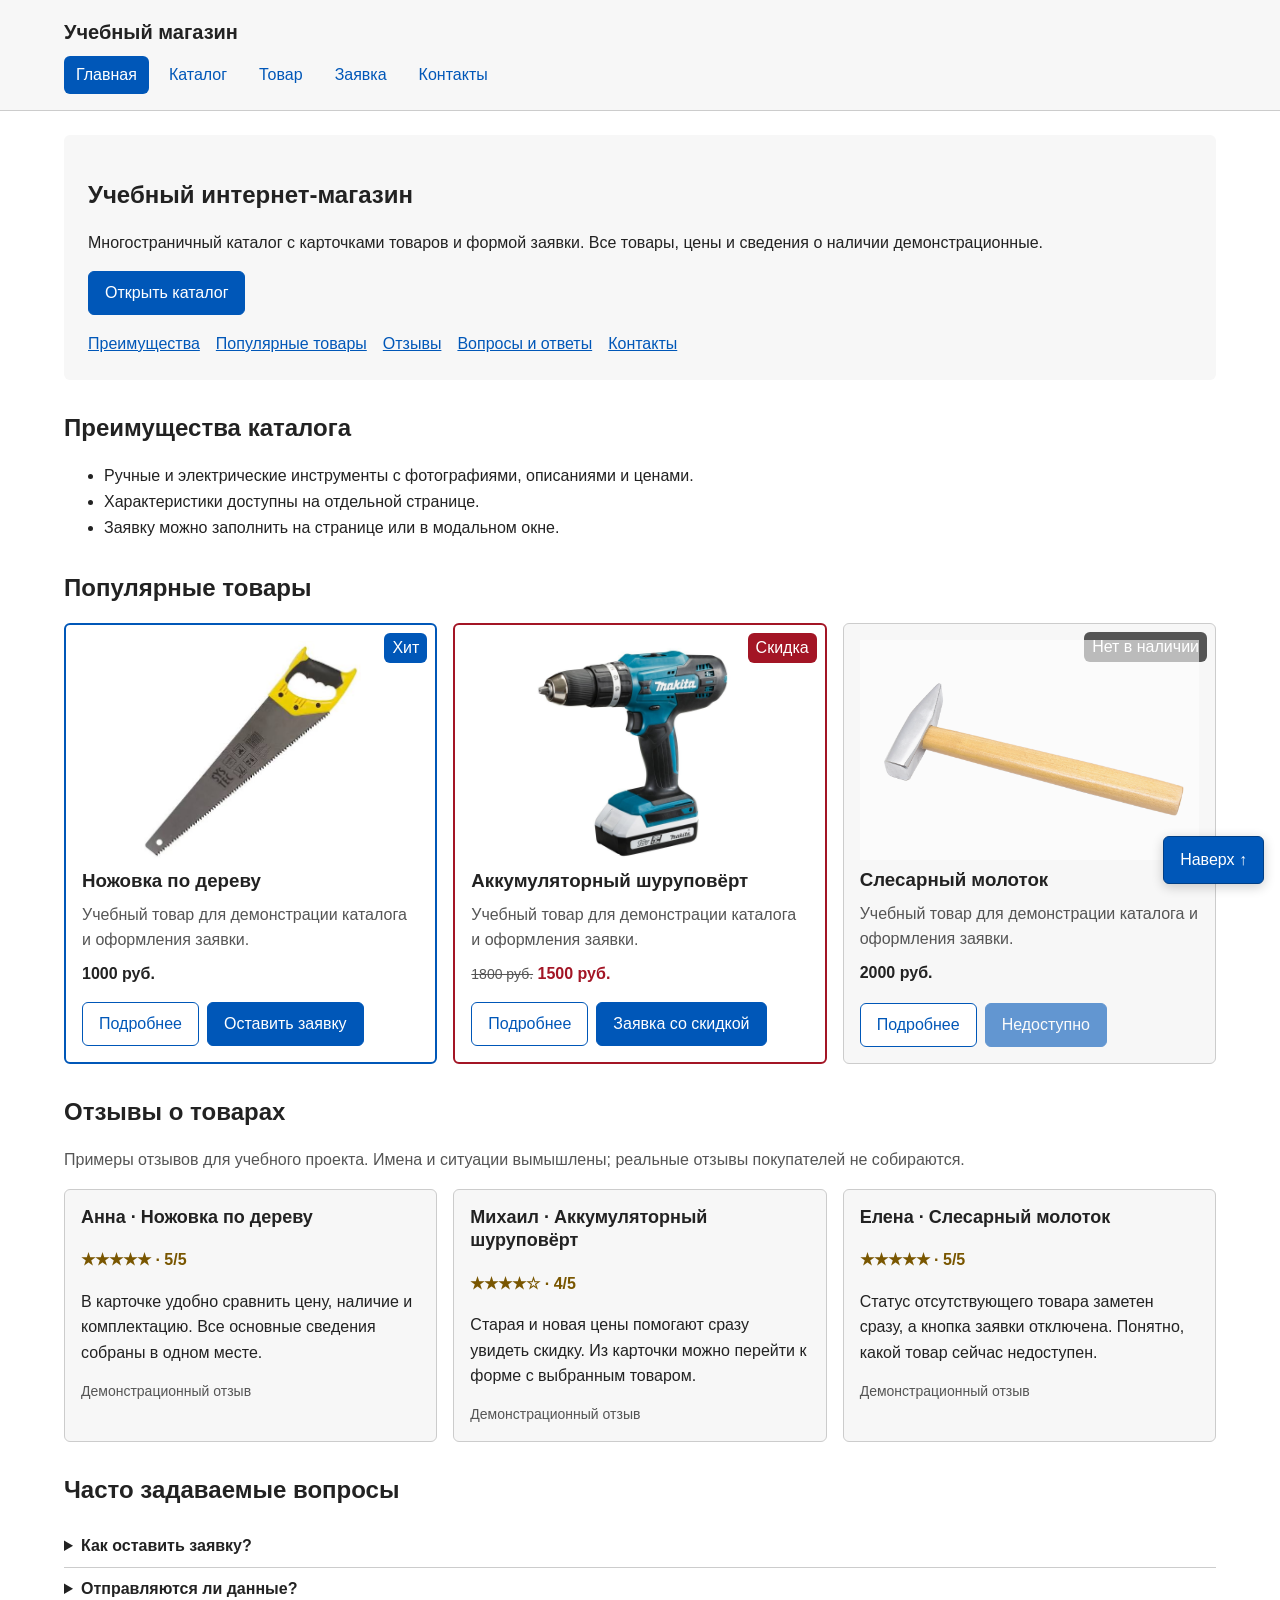
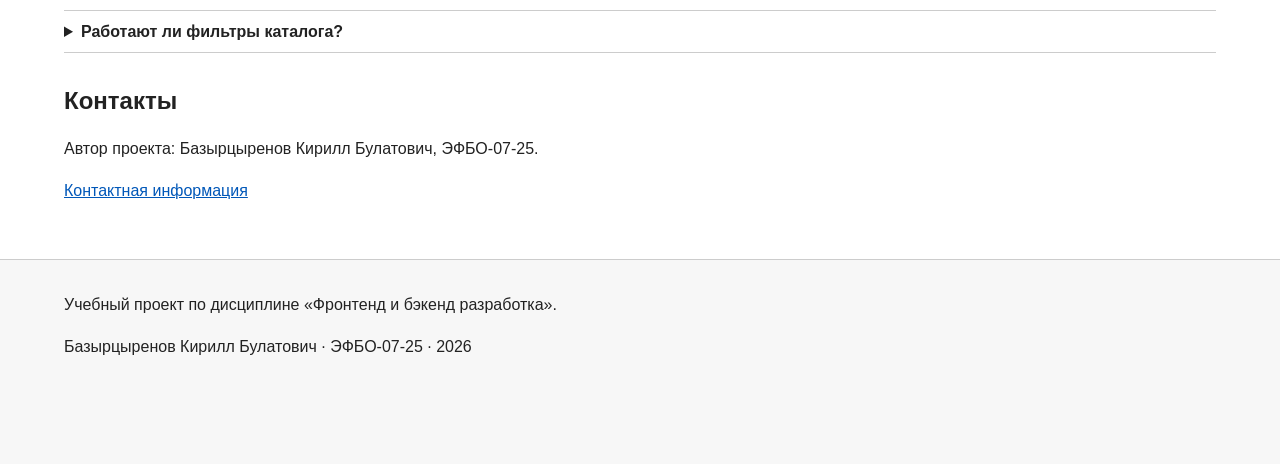
<file: index.html>
<!DOCTYPE html>
<html lang="ru">
<head>
    <meta charset="UTF-8">
    <meta name="viewport" content="width=device-width, initial-scale=1.0">
    <meta name="description" content="Главная страница учебного магазина: преимущества и популярные товары.">
    <title>Главная – Учебный магазин</title>
    <link rel="stylesheet" href="css/style.css">
    <script src="js/main.js" defer></script>
</head>
<body id="top">
    <header class="site-header"><div class="site-header__inner">
        <a class="site-header__logo" href="index.html">Учебный магазин</a>
        <nav class="site-nav" aria-label="Основная навигация"><ul class="site-nav__list"><li class="site-nav__item"><a class="site-nav__link site-nav__link--active" href="index.html" aria-current="page">Главная</a></li><li class="site-nav__item"><a class="site-nav__link" href="catalog.html">Каталог</a></li><li class="site-nav__item"><a class="site-nav__link" href="product.html">Товар</a></li><li class="site-nav__item"><a class="site-nav__link" href="order.html">Заявка</a></li><li class="site-nav__item"><a class="site-nav__link" href="contacts.html">Контакты</a></li></ul></nav>
    </div></header>
    <main class="page"><section class="hero"><h1>Учебный интернет-магазин</h1><p>Многостраничный каталог с карточками товаров и формой заявки. Все товары, цены и сведения о наличии демонстрационные.</p><a class="button button--primary" href="catalog.html">Открыть каталог</a><nav class="hero__links" aria-label="Разделы главной страницы"><a href="#advantages">Преимущества</a><a href="#popular">Популярные товары</a><a href="#reviews">Отзывы</a><a href="#faq">Вопросы и ответы</a><a href="#contacts">Контакты</a></nav></section>
    <section class="section" id="advantages"><h2>Преимущества каталога</h2><ul><li>Ручные и электрические инструменты с фотографиями, описаниями и ценами.</li><li>Характеристики доступны на отдельной странице.</li><li>Заявку можно заполнить на странице или в модальном окне.</li></ul></section>
    <section class="section" id="popular"><h2>Популярные товары</h2><div class="products-grid"><article class="product-card product-card--featured">
            <span class="product-card__badge">Хит</span>
            <img class="product-card__image" src="images/handsaw.png" alt="Ножовка по дереву" width="320" height="220">
            <h3 class="product-card__title">Ножовка по дереву</h3>
            <p class="product-card__description">Учебный товар для демонстрации каталога и оформления заявки.</p>
            <p class="product-card__price">1000 руб.</p>
            <div class="product-card__actions"><a class="button button--secondary" href="product.html#product-1">Подробнее</a><button class="button button--primary" type="button" data-order="Ножовка по дереву">Оставить заявку</button></div>
        </article><article class="product-card product-card--discount">
            <span class="product-card__badge">Скидка</span>
            <img class="product-card__image" src="images/drill.png" alt="Аккумуляторный шуруповёрт" width="320" height="220">
            <h3 class="product-card__title">Аккумуляторный шуруповёрт</h3>
            <p class="product-card__description">Учебный товар для демонстрации каталога и оформления заявки.</p>
            <p class="product-card__price"><del class="product-card__old-price">1800 руб.</del> 1500 руб.</p>
            <div class="product-card__actions"><a class="button button--secondary" href="product.html#product-2">Подробнее</a><button class="button button--primary" type="button" data-order="Аккумуляторный шуруповёрт">Заявка со скидкой</button></div>
        </article><article class="product-card product-card--unavailable">
            <span class="product-card__badge">Нет в наличии</span>
            <img class="product-card__image" src="images/hammer.png" alt="Слесарный молоток" width="320" height="220">
            <h3 class="product-card__title">Слесарный молоток</h3>
            <p class="product-card__description">Учебный товар для демонстрации каталога и оформления заявки.</p>
            <p class="product-card__price">2000 руб.</p>
            <div class="product-card__actions"><a class="button button--secondary" href="product.html#product-3">Подробнее</a><button class="button button--primary" type="button" disabled>Недоступно</button></div>
        </article></div></section>

<section class="section reviews" id="reviews" aria-labelledby="reviews-title">
<h2 id="reviews-title">Отзывы о товарах</h2>
<p class="reviews__note">Примеры отзывов для учебного проекта. Имена и ситуации вымышлены; реальные отзывы покупателей не собираются.</p>
<div class="reviews__grid">
<article class="review"><h3 class="review__author">Анна · Ножовка по дереву</h3><p class="review__rating" aria-label="Оценка: 5 из 5">★★★★★ · 5/5</p><blockquote class="review__text">В карточке удобно сравнить цену, наличие и комплектацию. Все основные сведения собраны в одном месте.</blockquote><p class="review__label">Демонстрационный отзыв</p></article>
<article class="review"><h3 class="review__author">Михаил · Аккумуляторный шуруповёрт</h3><p class="review__rating" aria-label="Оценка: 4 из 5">★★★★☆ · 4/5</p><blockquote class="review__text">Старая и новая цены помогают сразу увидеть скидку. Из карточки можно перейти к форме с выбранным товаром.</blockquote><p class="review__label">Демонстрационный отзыв</p></article>
<article class="review"><h3 class="review__author">Елена · Слесарный молоток</h3><p class="review__rating" aria-label="Оценка: 5 из 5">★★★★★ · 5/5</p><blockquote class="review__text">Статус отсутствующего товара заметен сразу, а кнопка заявки отключена. Понятно, какой товар сейчас недоступен.</blockquote><p class="review__label">Демонстрационный отзыв</p></article>
</div></section>
    <section class="section faq" id="faq"><h2>Часто задаваемые вопросы</h2><details class="faq__item"><summary class="faq__question">Как оставить заявку?</summary><p>Откройте страницу «Заявка» или нажмите «Оставить заявку» у доступного товара. Заполните обязательные поля.</p></details><details class="faq__item"><summary class="faq__question">Отправляются ли данные?</summary><p>Нет. Проект демонстрирует форму и проверку полей браузером. Сервер и обработка заказов не подключены.</p></details><details class="faq__item"><summary class="faq__question">Работают ли фильтры каталога?</summary><p>Фильтры представлены статической HTML-разметкой. Отбор товаров будет задачей последующей работы по JavaScript.</p></details></section>
    <section class="section" id="contacts"><h2>Контакты</h2><p>Автор проекта: Базырцыренов Кирилл Булатович, ЭФБО-07-25.</p><a href="contacts.html">Контактная информация</a></section></main>
    <footer class="site-footer"><div class="site-footer__inner"><p>Учебный проект по дисциплине «Фронтенд и бэкенд разработка».</p><p>Базырцыренов Кирилл Булатович · ЭФБО-07-25 · 2026</p></div></footer>
    <a class="back-to-top" href="#top" aria-label="Вернуться к началу страницы">Наверх ↑</a>
    <dialog class="order-dialog" id="order-dialog" aria-labelledby="dialog-title" aria-describedby="dialog-hint dialog-selection">
        <div class="order-dialog__header"><h2 id="dialog-title">Заявка на товар</h2><button class="button button--secondary order-dialog__close" type="button" id="close-dialog" aria-label="Закрыть окно заявки">Закрыть ×</button></div>
        <p class="order-dialog__selection" id="dialog-selection">Выберите товар в форме ниже.</p><form class="order-form" data-order-form>
        <p class="order-form__error" id="dialog-error" role="alert" hidden>Проверьте выделенные поля: заполните обязательные данные в указанном формате.</p>
        <p id="dialog-hint">Поля со знаком * обязательны. Это учебная форма: данные не отправляются на сервер.</p>
        <div class="order-form__field"><label class="order-form__label" for="dialog-name">Имя *</label><input class="order-form__input" id="dialog-name" name="name" autocomplete="name" required minlength="2" aria-describedby="dialog-hint"></div>
        <div class="order-form__field"><label class="order-form__label" for="dialog-email">E-mail *</label><input class="order-form__input" id="dialog-email" name="email" type="email" autocomplete="email" required></div>
        <div class="order-form__field"><label class="order-form__label" for="dialog-phone">Телефон *</label><input class="order-form__input" id="dialog-phone" name="phone" type="tel" autocomplete="tel" required pattern="[0-9\s\+\(\)\-]{7,20}" aria-describedby="dialog-phone-hint"><small id="dialog-phone-hint">От 7 до 20 символов: цифры, пробелы, +, скобки и дефисы.</small></div>
        <div class="order-form__field"><label class="order-form__label" for="dialog-product">Выбранный товар *</label><select class="order-form__input" id="dialog-product" name="product" required><option value="">Выберите товар</option><option>Ножовка по дереву</option><option>Аккумуляторный шуруповёрт</option><option disabled>Слесарный молоток — нет в наличии</option></select></div>
        <div class="order-form__field"><label class="order-form__label" for="dialog-date">Желаемая дата</label><input class="order-form__input" id="dialog-date" name="date" type="date"></div>
        <div class="order-form__field"><label class="order-form__label" for="dialog-subject">Тема заявки *</label><select class="order-form__input" id="dialog-subject" name="subject" required><option value="">Выберите тему</option><option value="order">Заявка на товар</option><option value="question">Вопрос о товаре</option></select></div>
        <div class="order-form__field"><label class="order-form__label" for="dialog-comment">Комментарий</label><textarea class="order-form__input" id="dialog-comment" name="comment" rows="3"></textarea></div>
        <div class="order-form__field"><input id="dialog-consent" name="consent" type="checkbox" required><label for="dialog-consent">Согласен на обработку введённых данных *</label></div>
        <div class="order-form__actions"><button class="button button--primary" type="submit">Отправить заявку</button><button class="button button--secondary" type="reset">Очистить</button></div>
        <p class="order-form__message" role="status" tabindex="-1" hidden>Проверка пройдена. Демонстрационная заявка заполнена; данные не отправлены и не сохранены.</p>
    </form>
    </dialog>
</body>
</html>
</file>
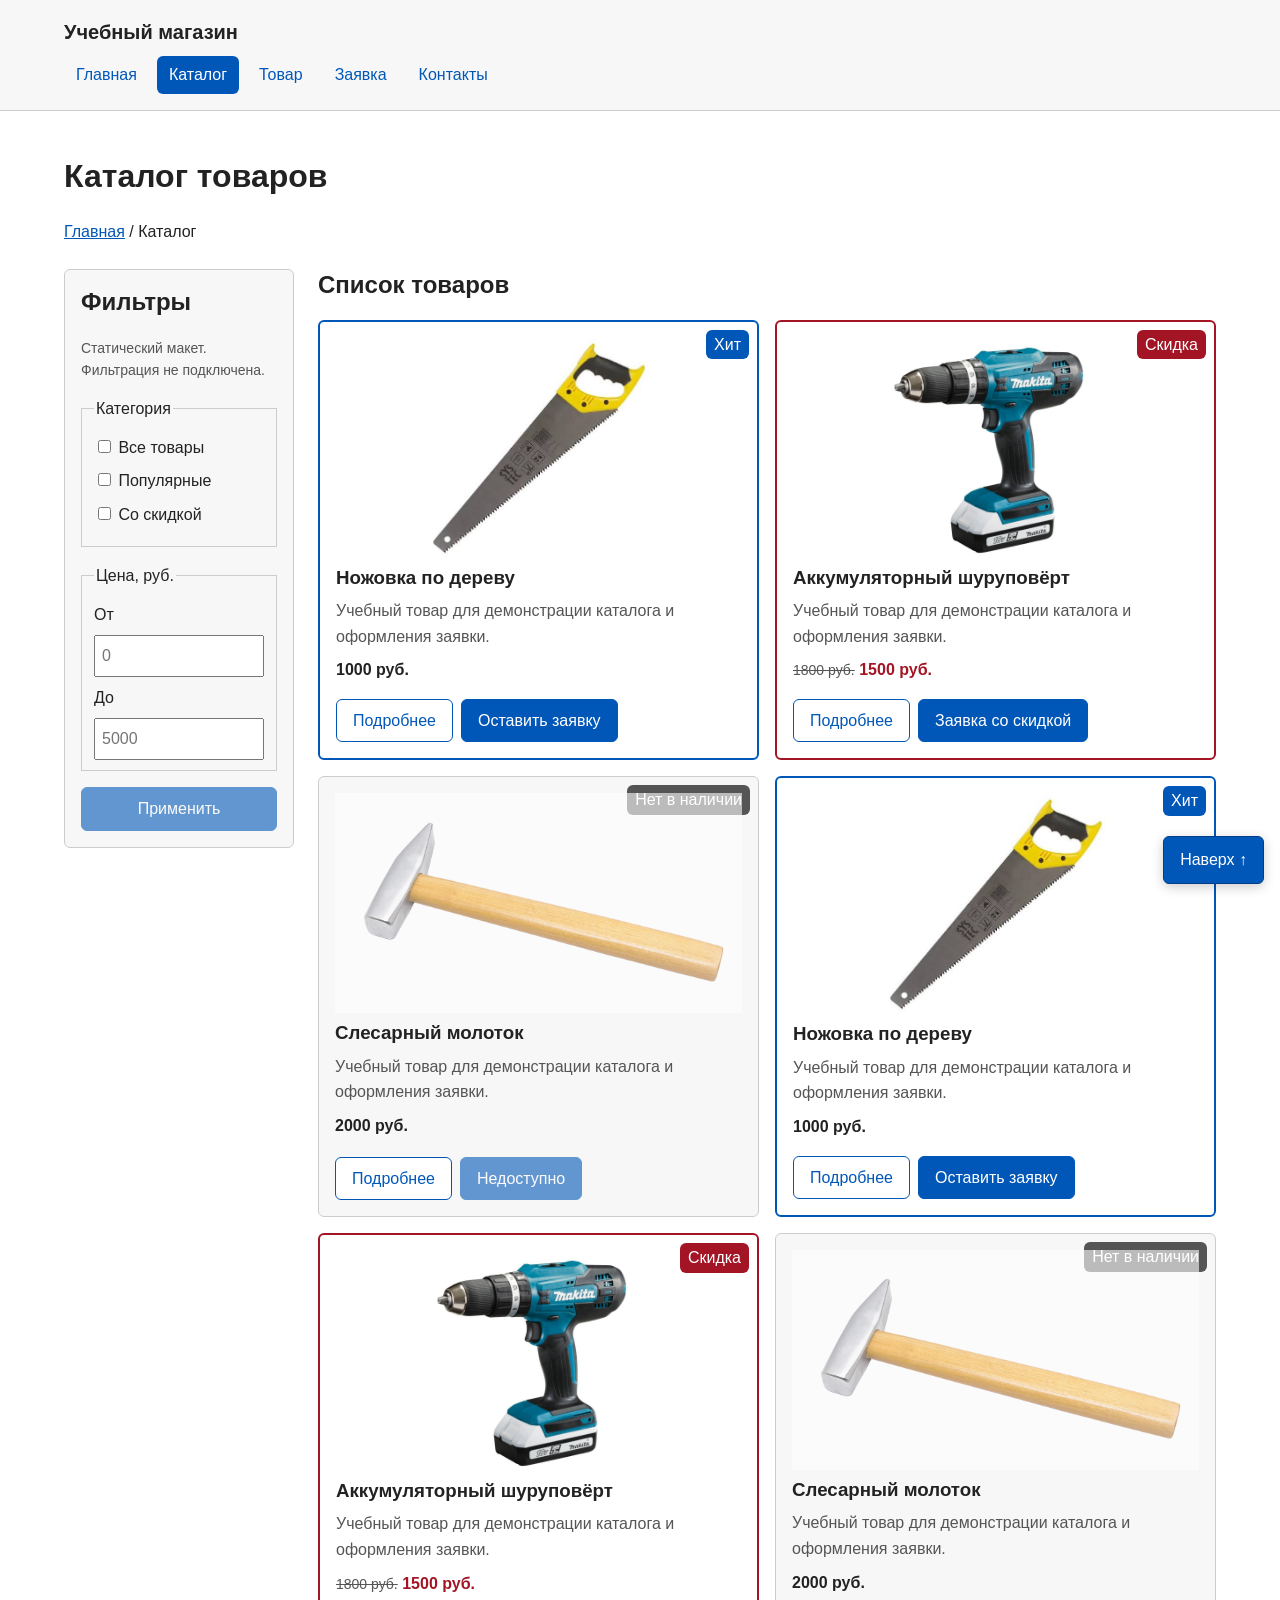
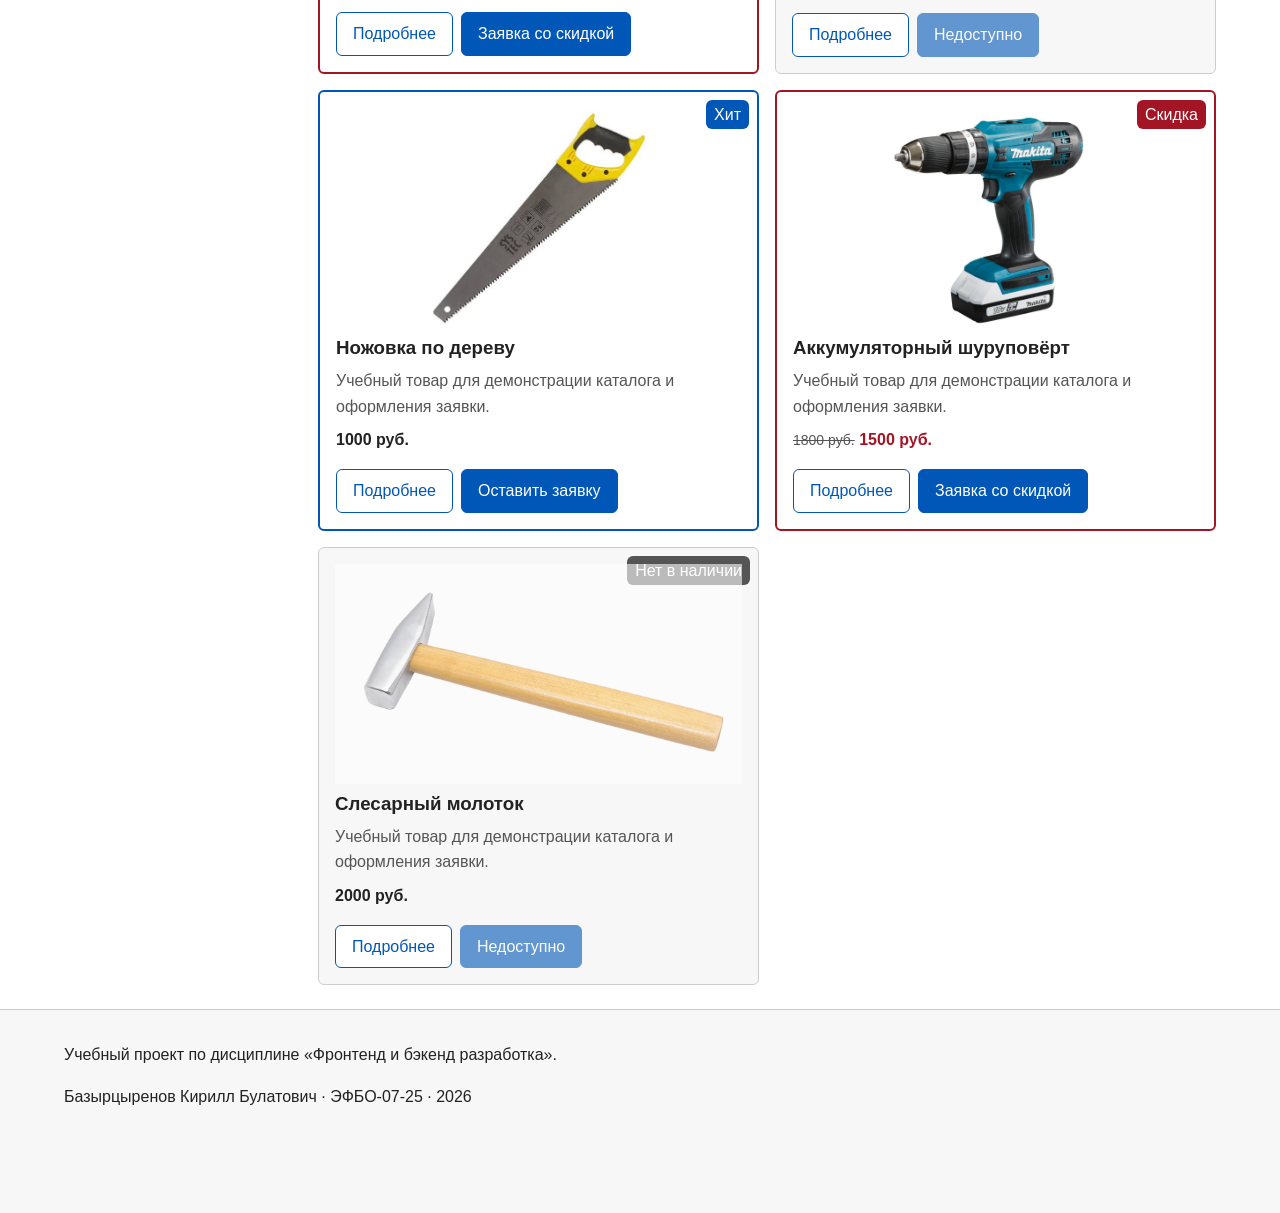
<file: catalog.html>
<!DOCTYPE html>
<html lang="ru">
<head>
    <meta charset="UTF-8">
    <meta name="viewport" content="width=device-width, initial-scale=1.0">
    <meta name="description" content="Каталог учебных товаров со статическим блоком фильтров.">
    <title>Каталог – Учебный магазин</title>
    <link rel="stylesheet" href="css/style.css">
    <script src="js/main.js" defer></script>
</head>
<body id="top">
    <header class="site-header"><div class="site-header__inner">
        <a class="site-header__logo" href="index.html">Учебный магазин</a>
        <nav class="site-nav" aria-label="Основная навигация"><ul class="site-nav__list"><li class="site-nav__item"><a class="site-nav__link" href="index.html">Главная</a></li><li class="site-nav__item"><a class="site-nav__link site-nav__link--active" href="catalog.html" aria-current="page">Каталог</a></li><li class="site-nav__item"><a class="site-nav__link" href="product.html">Товар</a></li><li class="site-nav__item"><a class="site-nav__link" href="order.html">Заявка</a></li><li class="site-nav__item"><a class="site-nav__link" href="contacts.html">Контакты</a></li></ul></nav>
    </div></header>
    <main class="page"><h1>Каталог товаров</h1><nav class="breadcrumbs" aria-label="Хлебные крошки"><a href="index.html">Главная</a> / <span aria-current="page">Каталог</span></nav>
    <div class="catalog-layout"><aside class="catalog-filters"><h2>Фильтры</h2><p class="catalog-filters__note">Статический макет. Фильтрация не подключена.</p><form class="filters-form"><fieldset class="filters-form__group"><legend>Категория</legend><label class="filters-form__label" for="category-all"><input id="category-all" type="checkbox" name="category" value="all"> Все товары</label><label class="filters-form__label" for="category-popular"><input id="category-popular" type="checkbox" name="category" value="popular"> Популярные</label><label class="filters-form__label" for="category-discount"><input id="category-discount" type="checkbox" name="category" value="discount"> Со скидкой</label></fieldset><fieldset class="filters-form__group"><legend>Цена, руб.</legend><label class="filters-form__label" for="price-from">От</label><input class="filters-form__input" id="price-from" name="price-from" type="number" min="0" placeholder="0"><label class="filters-form__label" for="price-to">До</label><input class="filters-form__input" id="price-to" name="price-to" type="number" min="0" placeholder="5000"></fieldset><button class="button button--primary" type="button" disabled>Применить</button></form></aside>
    <section class="catalog-products"><h2>Список товаров</h2><div class="products-grid"><article class="product-card product-card--featured">
            <span class="product-card__badge">Хит</span>
            <img class="product-card__image" src="images/handsaw.png" alt="Ножовка по дереву" width="320" height="220">
            <h3 class="product-card__title">Ножовка по дереву</h3>
            <p class="product-card__description">Учебный товар для демонстрации каталога и оформления заявки.</p>
            <p class="product-card__price">1000 руб.</p>
            <div class="product-card__actions"><a class="button button--secondary" href="product.html#product-1">Подробнее</a><button class="button button--primary" type="button" data-order="Ножовка по дереву">Оставить заявку</button></div>
        </article><article class="product-card product-card--discount">
            <span class="product-card__badge">Скидка</span>
            <img class="product-card__image" src="images/drill.png" alt="Аккумуляторный шуруповёрт" width="320" height="220">
            <h3 class="product-card__title">Аккумуляторный шуруповёрт</h3>
            <p class="product-card__description">Учебный товар для демонстрации каталога и оформления заявки.</p>
            <p class="product-card__price"><del class="product-card__old-price">1800 руб.</del> 1500 руб.</p>
            <div class="product-card__actions"><a class="button button--secondary" href="product.html#product-2">Подробнее</a><button class="button button--primary" type="button" data-order="Аккумуляторный шуруповёрт">Заявка со скидкой</button></div>
        </article><article class="product-card product-card--unavailable">
            <span class="product-card__badge">Нет в наличии</span>
            <img class="product-card__image" src="images/hammer.png" alt="Слесарный молоток" width="320" height="220">
            <h3 class="product-card__title">Слесарный молоток</h3>
            <p class="product-card__description">Учебный товар для демонстрации каталога и оформления заявки.</p>
            <p class="product-card__price">2000 руб.</p>
            <div class="product-card__actions"><a class="button button--secondary" href="product.html#product-3">Подробнее</a><button class="button button--primary" type="button" disabled>Недоступно</button></div>
        </article>
        <article class="product-card product-card--featured">
            <span class="product-card__badge">Хит</span>
            <img class="product-card__image" src="images/handsaw.png" alt="Ножовка по дереву" width="320" height="220">
            <h3 class="product-card__title">Ножовка по дереву</h3>
            <p class="product-card__description">Учебный товар для демонстрации каталога и оформления заявки.</p>
            <p class="product-card__price">1000 руб.</p>
            <div class="product-card__actions"><a class="button button--secondary" href="product.html#product-1">Подробнее</a><button class="button button--primary" type="button" data-order="Ножовка по дереву">Оставить заявку</button></div>
        </article>
        <article class="product-card product-card--discount">
            <span class="product-card__badge">Скидка</span>
            <img class="product-card__image" src="images/drill.png" alt="Аккумуляторный шуруповёрт" width="320" height="220">
            <h3 class="product-card__title">Аккумуляторный шуруповёрт</h3>
            <p class="product-card__description">Учебный товар для демонстрации каталога и оформления заявки.</p>
            <p class="product-card__price"><del class="product-card__old-price">1800 руб.</del> 1500 руб.</p>
            <div class="product-card__actions"><a class="button button--secondary" href="product.html#product-2">Подробнее</a><button class="button button--primary" type="button" data-order="Аккумуляторный шуруповёрт">Заявка со скидкой</button></div>
        </article>
        <article class="product-card product-card--unavailable">
            <span class="product-card__badge">Нет в наличии</span>
            <img class="product-card__image" src="images/hammer.png" alt="Слесарный молоток" width="320" height="220">
            <h3 class="product-card__title">Слесарный молоток</h3>
            <p class="product-card__description">Учебный товар для демонстрации каталога и оформления заявки.</p>
            <p class="product-card__price">2000 руб.</p>
            <div class="product-card__actions"><a class="button button--secondary" href="product.html#product-3">Подробнее</a><button class="button button--primary" type="button" disabled>Недоступно</button></div>
        </article>
        <article class="product-card product-card--featured">
            <span class="product-card__badge">Хит</span>
            <img class="product-card__image" src="images/handsaw.png" alt="Ножовка по дереву" width="320" height="220">
            <h3 class="product-card__title">Ножовка по дереву</h3>
            <p class="product-card__description">Учебный товар для демонстрации каталога и оформления заявки.</p>
            <p class="product-card__price">1000 руб.</p>
            <div class="product-card__actions"><a class="button button--secondary" href="product.html#product-1">Подробнее</a><button class="button button--primary" type="button" data-order="Ножовка по дереву">Оставить заявку</button></div>
        </article>
        <article class="product-card product-card--discount">
            <span class="product-card__badge">Скидка</span>
            <img class="product-card__image" src="images/drill.png" alt="Аккумуляторный шуруповёрт" width="320" height="220">
            <h3 class="product-card__title">Аккумуляторный шуруповёрт</h3>
            <p class="product-card__description">Учебный товар для демонстрации каталога и оформления заявки.</p>
            <p class="product-card__price"><del class="product-card__old-price">1800 руб.</del> 1500 руб.</p>
            <div class="product-card__actions"><a class="button button--secondary" href="product.html#product-2">Подробнее</a><button class="button button--primary" type="button" data-order="Аккумуляторный шуруповёрт">Заявка со скидкой</button></div>
        </article>
        <article class="product-card product-card--unavailable">
            <span class="product-card__badge">Нет в наличии</span>
            <img class="product-card__image" src="images/hammer.png" alt="Слесарный молоток" width="320" height="220">
            <h3 class="product-card__title">Слесарный молоток</h3>
            <p class="product-card__description">Учебный товар для демонстрации каталога и оформления заявки.</p>
            <p class="product-card__price">2000 руб.</p>
            <div class="product-card__actions"><a class="button button--secondary" href="product.html#product-3">Подробнее</a><button class="button button--primary" type="button" disabled>Недоступно</button></div>
        </article></div></section></div></main>
    <footer class="site-footer"><div class="site-footer__inner"><p>Учебный проект по дисциплине «Фронтенд и бэкенд разработка».</p><p>Базырцыренов Кирилл Булатович · ЭФБО-07-25 · 2026</p></div></footer>
    <a class="back-to-top" href="#top" aria-label="Вернуться к началу страницы">Наверх ↑</a>
    <dialog class="order-dialog" id="order-dialog" aria-labelledby="dialog-title" aria-describedby="dialog-hint dialog-selection">
        <div class="order-dialog__header"><h2 id="dialog-title">Заявка на товар</h2><button class="button button--secondary order-dialog__close" type="button" id="close-dialog" aria-label="Закрыть окно заявки">Закрыть ×</button></div>
        <p class="order-dialog__selection" id="dialog-selection">Выберите товар в форме ниже.</p><form class="order-form" data-order-form>
        <p class="order-form__error" id="dialog-error" role="alert" hidden>Проверьте выделенные поля: заполните обязательные данные в указанном формате.</p>
        <p id="dialog-hint">Поля со знаком * обязательны. Это учебная форма: данные не отправляются на сервер.</p>
        <div class="order-form__field"><label class="order-form__label" for="dialog-name">Имя *</label><input class="order-form__input" id="dialog-name" name="name" autocomplete="name" required minlength="2" aria-describedby="dialog-hint"></div>
        <div class="order-form__field"><label class="order-form__label" for="dialog-email">E-mail *</label><input class="order-form__input" id="dialog-email" name="email" type="email" autocomplete="email" required></div>
        <div class="order-form__field"><label class="order-form__label" for="dialog-phone">Телефон *</label><input class="order-form__input" id="dialog-phone" name="phone" type="tel" autocomplete="tel" required pattern="[0-9\s\+\(\)\-]{7,20}" aria-describedby="dialog-phone-hint"><small id="dialog-phone-hint">От 7 до 20 символов: цифры, пробелы, +, скобки и дефисы.</small></div>
        <div class="order-form__field"><label class="order-form__label" for="dialog-product">Выбранный товар *</label><select class="order-form__input" id="dialog-product" name="product" required><option value="">Выберите товар</option><option>Ножовка по дереву</option><option>Аккумуляторный шуруповёрт</option><option disabled>Слесарный молоток — нет в наличии</option></select></div>
        <div class="order-form__field"><label class="order-form__label" for="dialog-date">Желаемая дата</label><input class="order-form__input" id="dialog-date" name="date" type="date"></div>
        <div class="order-form__field"><label class="order-form__label" for="dialog-subject">Тема заявки *</label><select class="order-form__input" id="dialog-subject" name="subject" required><option value="">Выберите тему</option><option value="order">Заявка на товар</option><option value="question">Вопрос о товаре</option></select></div>
        <div class="order-form__field"><label class="order-form__label" for="dialog-comment">Комментарий</label><textarea class="order-form__input" id="dialog-comment" name="comment" rows="3"></textarea></div>
        <div class="order-form__field"><input id="dialog-consent" name="consent" type="checkbox" required><label for="dialog-consent">Согласен на обработку введённых данных *</label></div>
        <div class="order-form__actions"><button class="button button--primary" type="submit">Отправить заявку</button><button class="button button--secondary" type="reset">Очистить</button></div>
        <p class="order-form__message" role="status" tabindex="-1" hidden>Проверка пройдена. Демонстрационная заявка заполнена; данные не отправлены и не сохранены.</p>
    </form>
    </dialog>
</body>
</html>
</file>
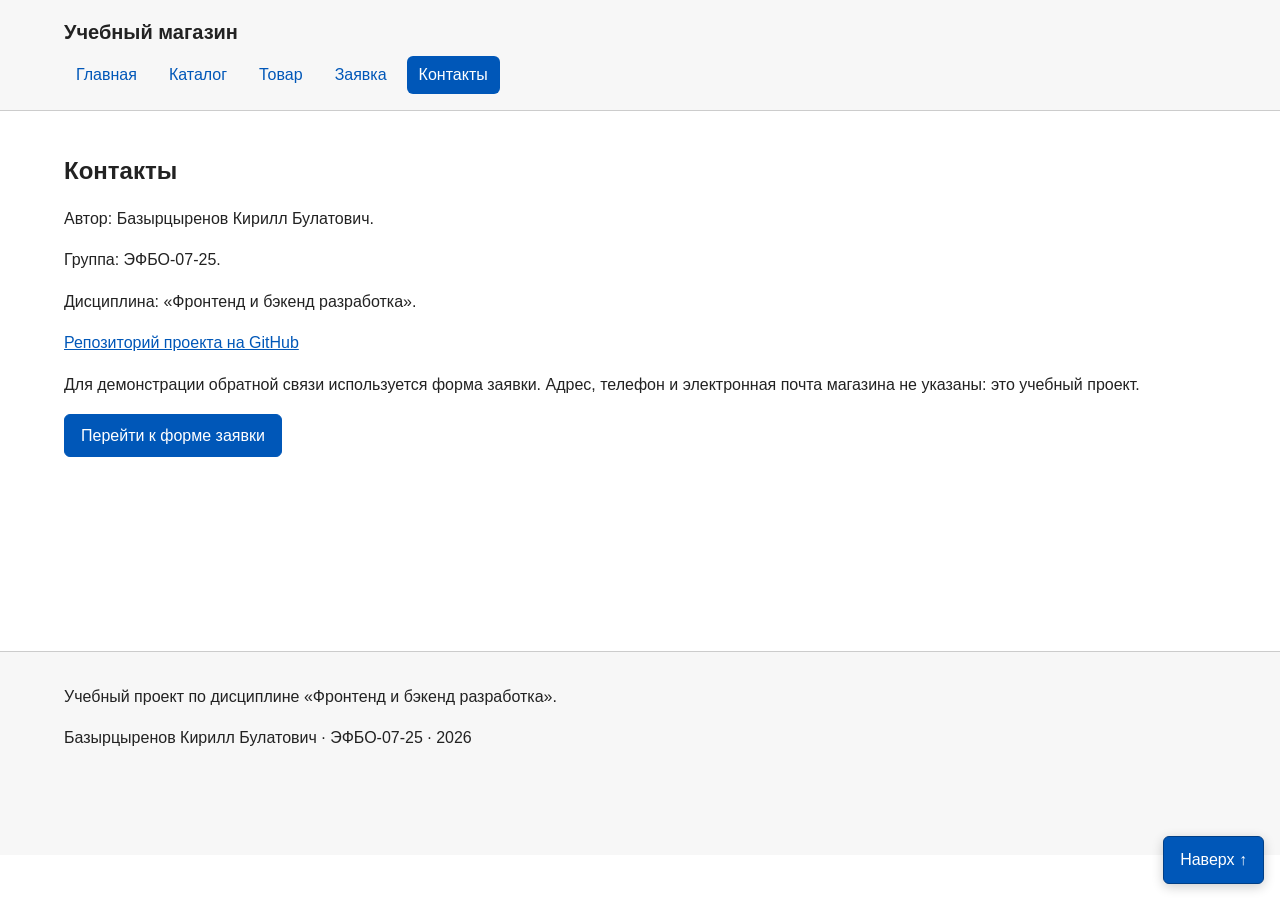
<file: contacts.html>
<!DOCTYPE html>
<html lang="ru">
<head>
    <meta charset="UTF-8">
    <meta name="viewport" content="width=device-width, initial-scale=1.0">
    <meta name="description" content="Информация об авторе учебного магазина и ссылка на форму заявки.">
    <title>Контакты – Учебный магазин</title>
    <link rel="stylesheet" href="css/style.css">
    <script src="js/main.js" defer></script>
</head>
<body id="top">
    <header class="site-header"><div class="site-header__inner">
        <a class="site-header__logo" href="index.html">Учебный магазин</a>
        <nav class="site-nav" aria-label="Основная навигация"><ul class="site-nav__list"><li class="site-nav__item"><a class="site-nav__link" href="index.html">Главная</a></li><li class="site-nav__item"><a class="site-nav__link" href="catalog.html">Каталог</a></li><li class="site-nav__item"><a class="site-nav__link" href="product.html">Товар</a></li><li class="site-nav__item"><a class="site-nav__link" href="order.html">Заявка</a></li><li class="site-nav__item"><a class="site-nav__link site-nav__link--active" href="contacts.html" aria-current="page">Контакты</a></li></ul></nav>
    </div></header>
    <main class="page"><section class="section"><h1>Контакты</h1><p>Автор: Базырцыренов Кирилл Булатович.</p><p>Группа: ЭФБО-07-25.</p><p>Дисциплина: «Фронтенд и бэкенд разработка».</p><p><a href="https://github.com/BazKirBul/lasbs13">Репозиторий проекта на GitHub</a></p><p>Для демонстрации обратной связи используется форма заявки. Адрес, телефон и электронная почта магазина не указаны: это учебный проект.</p><a class="button button--primary" href="order.html">Перейти к форме заявки</a></section></main>
    <footer class="site-footer"><div class="site-footer__inner"><p>Учебный проект по дисциплине «Фронтенд и бэкенд разработка».</p><p>Базырцыренов Кирилл Булатович · ЭФБО-07-25 · 2026</p></div></footer>
    <a class="back-to-top" href="#top" aria-label="Вернуться к началу страницы">Наверх ↑</a>
    <dialog class="order-dialog" id="order-dialog" aria-labelledby="dialog-title" aria-describedby="dialog-hint dialog-selection">
        <div class="order-dialog__header"><h2 id="dialog-title">Заявка на товар</h2><button class="button button--secondary order-dialog__close" type="button" id="close-dialog" aria-label="Закрыть окно заявки">Закрыть ×</button></div>
        <p class="order-dialog__selection" id="dialog-selection">Выберите товар в форме ниже.</p><form class="order-form" data-order-form>
        <p class="order-form__error" id="dialog-error" role="alert" hidden>Проверьте выделенные поля: заполните обязательные данные в указанном формате.</p>
        <p id="dialog-hint">Поля со знаком * обязательны. Это учебная форма: данные не отправляются на сервер.</p>
        <div class="order-form__field"><label class="order-form__label" for="dialog-name">Имя *</label><input class="order-form__input" id="dialog-name" name="name" autocomplete="name" required minlength="2" aria-describedby="dialog-hint"></div>
        <div class="order-form__field"><label class="order-form__label" for="dialog-email">E-mail *</label><input class="order-form__input" id="dialog-email" name="email" type="email" autocomplete="email" required></div>
        <div class="order-form__field"><label class="order-form__label" for="dialog-phone">Телефон *</label><input class="order-form__input" id="dialog-phone" name="phone" type="tel" autocomplete="tel" required pattern="[0-9\s\+\(\)\-]{7,20}" aria-describedby="dialog-phone-hint"><small id="dialog-phone-hint">От 7 до 20 символов: цифры, пробелы, +, скобки и дефисы.</small></div>
        <div class="order-form__field"><label class="order-form__label" for="dialog-product">Выбранный товар *</label><select class="order-form__input" id="dialog-product" name="product" required><option value="">Выберите товар</option><option>Ножовка по дереву</option><option>Аккумуляторный шуруповёрт</option><option disabled>Слесарный молоток — нет в наличии</option></select></div>
        <div class="order-form__field"><label class="order-form__label" for="dialog-date">Желаемая дата</label><input class="order-form__input" id="dialog-date" name="date" type="date"></div>
        <div class="order-form__field"><label class="order-form__label" for="dialog-subject">Тема заявки *</label><select class="order-form__input" id="dialog-subject" name="subject" required><option value="">Выберите тему</option><option value="order">Заявка на товар</option><option value="question">Вопрос о товаре</option></select></div>
        <div class="order-form__field"><label class="order-form__label" for="dialog-comment">Комментарий</label><textarea class="order-form__input" id="dialog-comment" name="comment" rows="3"></textarea></div>
        <div class="order-form__field"><input id="dialog-consent" name="consent" type="checkbox" required><label for="dialog-consent">Согласен на обработку введённых данных *</label></div>
        <div class="order-form__actions"><button class="button button--primary" type="submit">Отправить заявку</button><button class="button button--secondary" type="reset">Очистить</button></div>
        <p class="order-form__message" role="status" tabindex="-1" hidden>Проверка пройдена. Демонстрационная заявка заполнена; данные не отправлены и не сохранены.</p>
    </form>
    </dialog>
</body>
</html>
</file>
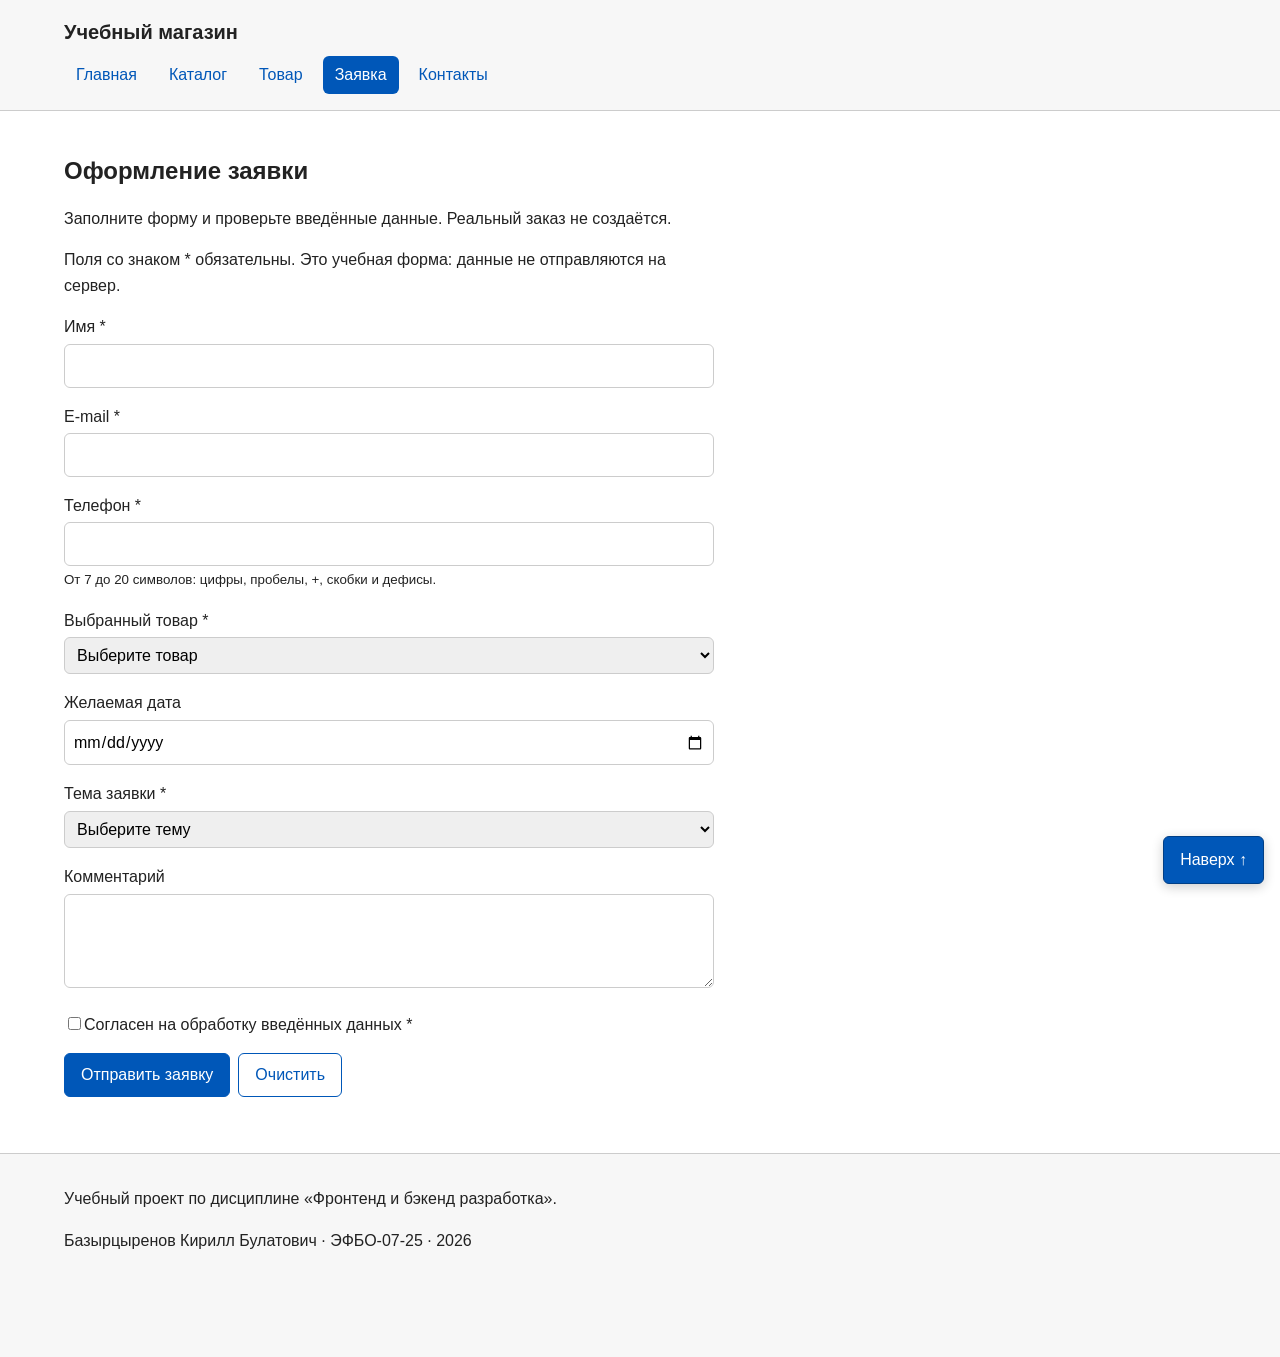
<file: order.html>
<!DOCTYPE html>
<html lang="ru">
<head>
    <meta charset="UTF-8">
    <meta name="viewport" content="width=device-width, initial-scale=1.0">
    <meta name="description" content="Учебная форма заявки с базовой HTML-валидацией.">
    <title>Заявка – Учебный магазин</title>
    <link rel="stylesheet" href="css/style.css">
    <script src="js/main.js" defer></script>
</head>
<body id="top">
    <header class="site-header"><div class="site-header__inner">
        <a class="site-header__logo" href="index.html">Учебный магазин</a>
        <nav class="site-nav" aria-label="Основная навигация"><ul class="site-nav__list"><li class="site-nav__item"><a class="site-nav__link" href="index.html">Главная</a></li><li class="site-nav__item"><a class="site-nav__link" href="catalog.html">Каталог</a></li><li class="site-nav__item"><a class="site-nav__link" href="product.html">Товар</a></li><li class="site-nav__item"><a class="site-nav__link site-nav__link--active" href="order.html" aria-current="page">Заявка</a></li><li class="site-nav__item"><a class="site-nav__link" href="contacts.html">Контакты</a></li></ul></nav>
    </div></header>
    <main class="page"><section class="section order"><h1>Оформление заявки</h1><p>Заполните форму и проверьте введённые данные. Реальный заказ не создаётся.</p><form class="order-form" data-order-form>
        <p class="order-form__error" id="page-error" role="alert" hidden>Проверьте выделенные поля: заполните обязательные данные в указанном формате.</p>
        <p id="page-hint">Поля со знаком * обязательны. Это учебная форма: данные не отправляются на сервер.</p>
        <div class="order-form__field"><label class="order-form__label" for="page-name">Имя *</label><input class="order-form__input" id="page-name" name="name" autocomplete="name" required minlength="2" aria-describedby="page-hint"></div>
        <div class="order-form__field"><label class="order-form__label" for="page-email">E-mail *</label><input class="order-form__input" id="page-email" name="email" type="email" autocomplete="email" required></div>
        <div class="order-form__field"><label class="order-form__label" for="page-phone">Телефон *</label><input class="order-form__input" id="page-phone" name="phone" type="tel" autocomplete="tel" required pattern="[0-9\s\+\(\)\-]{7,20}" aria-describedby="page-phone-hint"><small id="page-phone-hint">От 7 до 20 символов: цифры, пробелы, +, скобки и дефисы.</small></div>
        <div class="order-form__field"><label class="order-form__label" for="page-product">Выбранный товар *</label><select class="order-form__input" id="page-product" name="product" required><option value="">Выберите товар</option><option>Ножовка по дереву</option><option>Аккумуляторный шуруповёрт</option><option disabled>Слесарный молоток — нет в наличии</option></select></div>
        <div class="order-form__field"><label class="order-form__label" for="page-date">Желаемая дата</label><input class="order-form__input" id="page-date" name="date" type="date"></div>
        <div class="order-form__field"><label class="order-form__label" for="page-subject">Тема заявки *</label><select class="order-form__input" id="page-subject" name="subject" required><option value="">Выберите тему</option><option value="order">Заявка на товар</option><option value="question">Вопрос о товаре</option></select></div>
        <div class="order-form__field"><label class="order-form__label" for="page-comment">Комментарий</label><textarea class="order-form__input" id="page-comment" name="comment" rows="3"></textarea></div>
        <div class="order-form__field"><input id="page-consent" name="consent" type="checkbox" required><label for="page-consent">Согласен на обработку введённых данных *</label></div>
        <div class="order-form__actions"><button class="button button--primary" type="submit">Отправить заявку</button><button class="button button--secondary" type="reset">Очистить</button></div>
        <p class="order-form__message" role="status" tabindex="-1" hidden>Проверка пройдена. Демонстрационная заявка заполнена; данные не отправлены и не сохранены.</p>
    </form></section></main>
    <footer class="site-footer"><div class="site-footer__inner"><p>Учебный проект по дисциплине «Фронтенд и бэкенд разработка».</p><p>Базырцыренов Кирилл Булатович · ЭФБО-07-25 · 2026</p></div></footer>
    <a class="back-to-top" href="#top" aria-label="Вернуться к началу страницы">Наверх ↑</a>
    <dialog class="order-dialog" id="order-dialog" aria-labelledby="dialog-title" aria-describedby="dialog-hint dialog-selection">
        <div class="order-dialog__header"><h2 id="dialog-title">Заявка на товар</h2><button class="button button--secondary order-dialog__close" type="button" id="close-dialog" aria-label="Закрыть окно заявки">Закрыть ×</button></div>
        <p class="order-dialog__selection" id="dialog-selection">Выберите товар в форме ниже.</p><form class="order-form" data-order-form>
        <p class="order-form__error" id="dialog-error" role="alert" hidden>Проверьте выделенные поля: заполните обязательные данные в указанном формате.</p>
        <p id="dialog-hint">Поля со знаком * обязательны. Это учебная форма: данные не отправляются на сервер.</p>
        <div class="order-form__field"><label class="order-form__label" for="dialog-name">Имя *</label><input class="order-form__input" id="dialog-name" name="name" autocomplete="name" required minlength="2" aria-describedby="dialog-hint"></div>
        <div class="order-form__field"><label class="order-form__label" for="dialog-email">E-mail *</label><input class="order-form__input" id="dialog-email" name="email" type="email" autocomplete="email" required></div>
        <div class="order-form__field"><label class="order-form__label" for="dialog-phone">Телефон *</label><input class="order-form__input" id="dialog-phone" name="phone" type="tel" autocomplete="tel" required pattern="[0-9\s\+\(\)\-]{7,20}" aria-describedby="dialog-phone-hint"><small id="dialog-phone-hint">От 7 до 20 символов: цифры, пробелы, +, скобки и дефисы.</small></div>
        <div class="order-form__field"><label class="order-form__label" for="dialog-product">Выбранный товар *</label><select class="order-form__input" id="dialog-product" name="product" required><option value="">Выберите товар</option><option>Ножовка по дереву</option><option>Аккумуляторный шуруповёрт</option><option disabled>Слесарный молоток — нет в наличии</option></select></div>
        <div class="order-form__field"><label class="order-form__label" for="dialog-date">Желаемая дата</label><input class="order-form__input" id="dialog-date" name="date" type="date"></div>
        <div class="order-form__field"><label class="order-form__label" for="dialog-subject">Тема заявки *</label><select class="order-form__input" id="dialog-subject" name="subject" required><option value="">Выберите тему</option><option value="order">Заявка на товар</option><option value="question">Вопрос о товаре</option></select></div>
        <div class="order-form__field"><label class="order-form__label" for="dialog-comment">Комментарий</label><textarea class="order-form__input" id="dialog-comment" name="comment" rows="3"></textarea></div>
        <div class="order-form__field"><input id="dialog-consent" name="consent" type="checkbox" required><label for="dialog-consent">Согласен на обработку введённых данных *</label></div>
        <div class="order-form__actions"><button class="button button--primary" type="submit">Отправить заявку</button><button class="button button--secondary" type="reset">Очистить</button></div>
        <p class="order-form__message" role="status" tabindex="-1" hidden>Проверка пройдена. Демонстрационная заявка заполнена; данные не отправлены и не сохранены.</p>
    </form>
    </dialog>
</body>
</html>
</file>
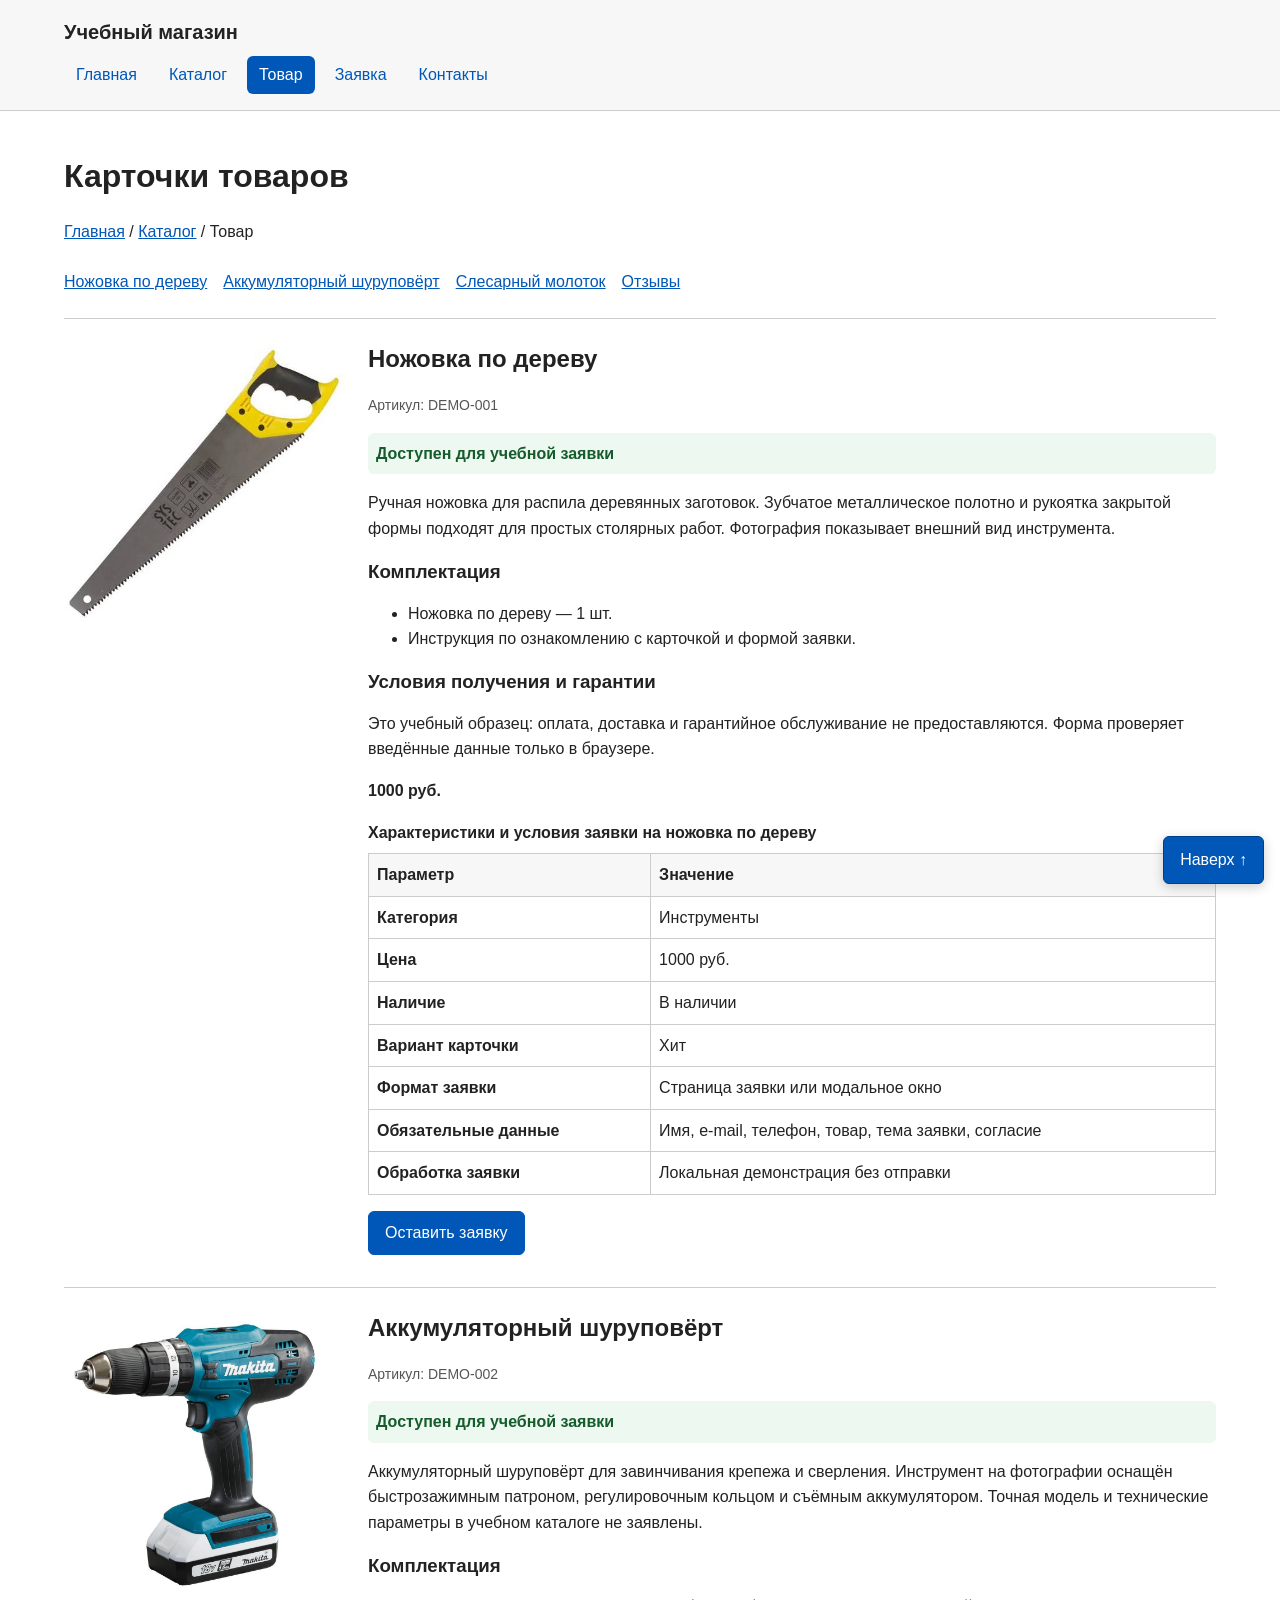
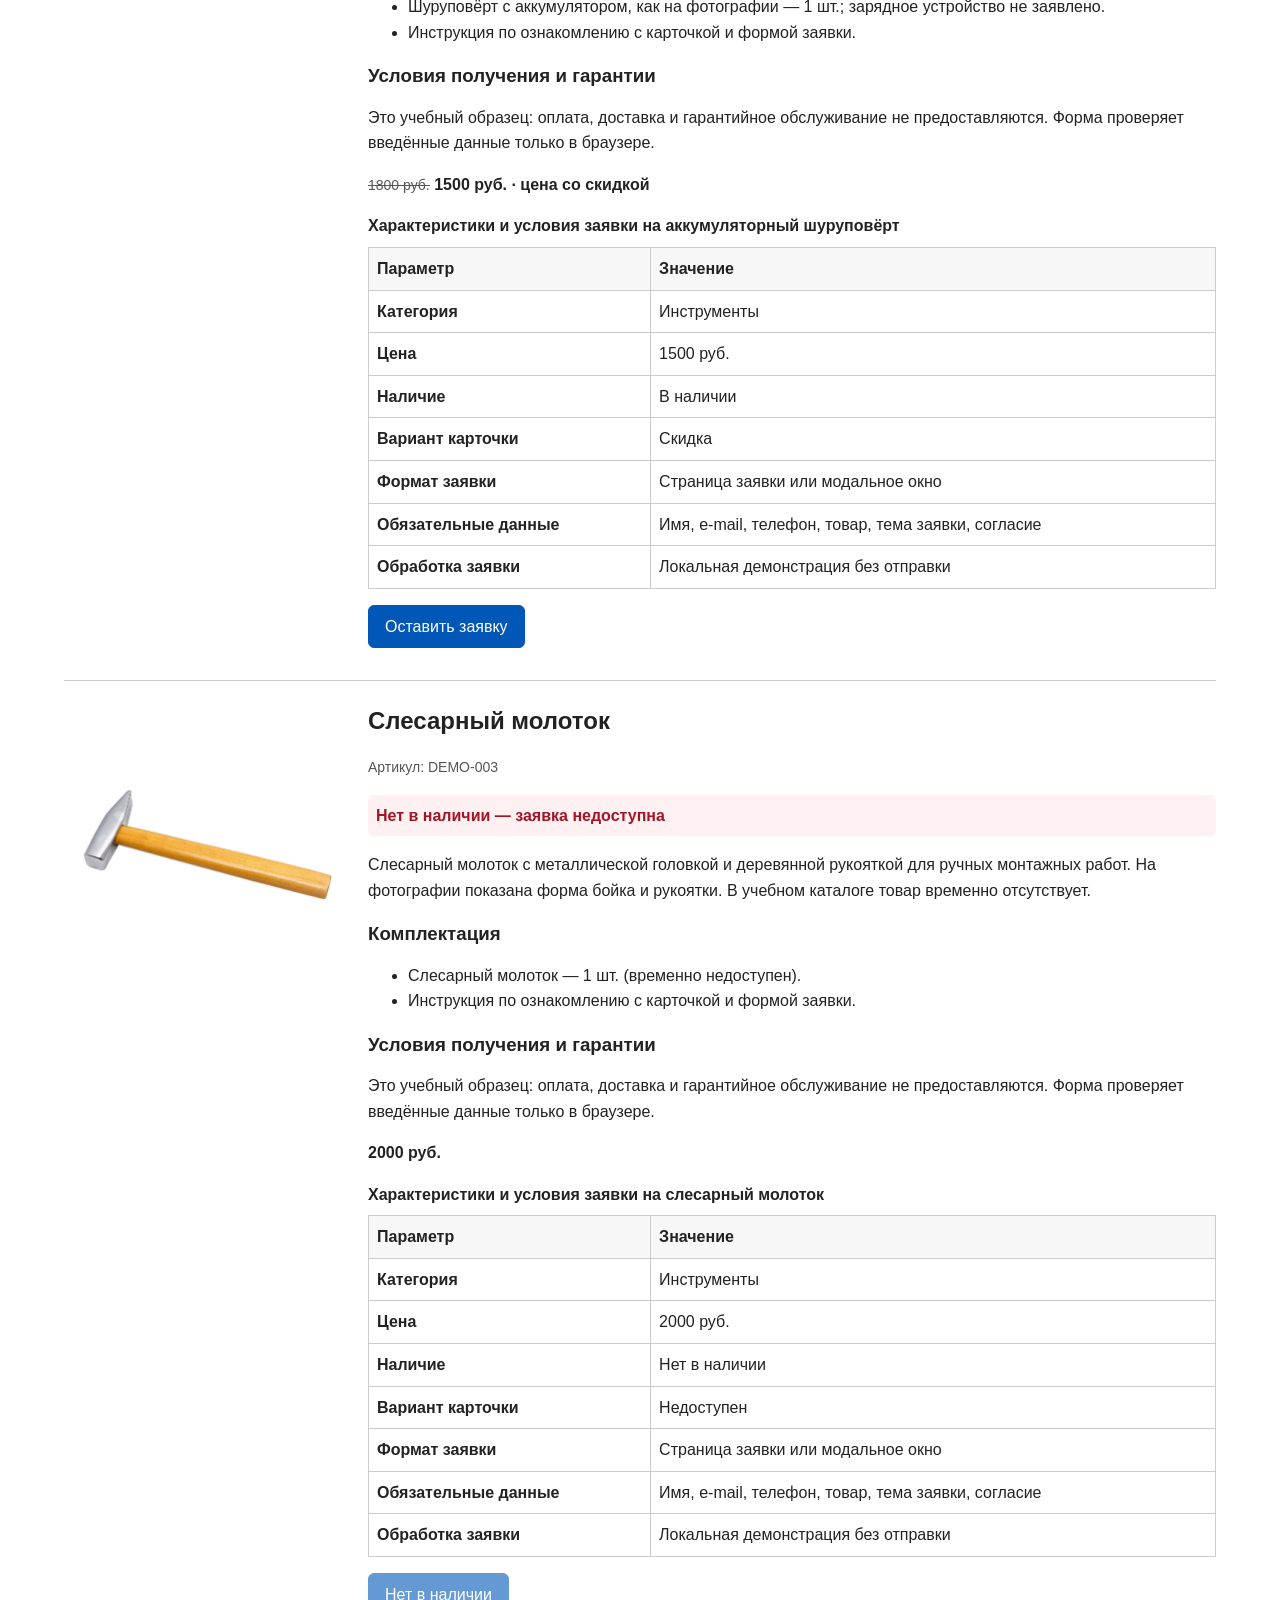
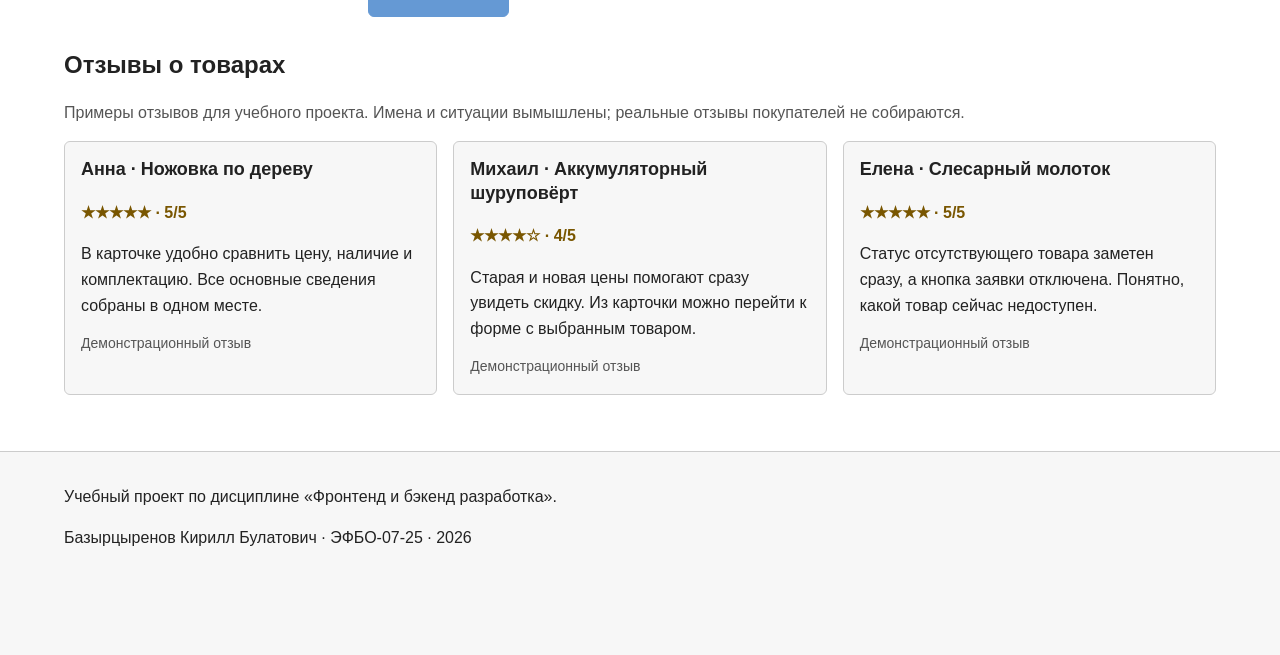
<file: product.html>
<!DOCTYPE html>
<html lang="ru">
<head>
    <meta charset="UTF-8">
    <meta name="viewport" content="width=device-width, initial-scale=1.0">
    <meta name="description" content="Описание, цены и характеристики трёх учебных товаров.">
    <title>Товар – Учебный магазин</title>
    <link rel="stylesheet" href="css/style.css">
    <script src="js/main.js" defer></script>
</head>
<body id="top">
    <header class="site-header"><div class="site-header__inner">
        <a class="site-header__logo" href="index.html">Учебный магазин</a>
        <nav class="site-nav" aria-label="Основная навигация"><ul class="site-nav__list"><li class="site-nav__item"><a class="site-nav__link" href="index.html">Главная</a></li><li class="site-nav__item"><a class="site-nav__link" href="catalog.html">Каталог</a></li><li class="site-nav__item"><a class="site-nav__link site-nav__link--active" href="product.html" aria-current="page">Товар</a></li><li class="site-nav__item"><a class="site-nav__link" href="order.html">Заявка</a></li><li class="site-nav__item"><a class="site-nav__link" href="contacts.html">Контакты</a></li></ul></nav>
    </div></header>
    <main class="page"><h1>Карточки товаров</h1><nav class="breadcrumbs" aria-label="Хлебные крошки"><a href="index.html">Главная</a> / <a href="catalog.html">Каталог</a> / <span aria-current="page">Товар</span></nav><nav class="product-links" aria-label="Товары и отзывы"><a href="#product-1">Ножовка по дереву</a><a href="#product-2">Аккумуляторный шуруповёрт</a><a href="#product-3">Слесарный молоток</a><a href="#reviews">Отзывы</a></nav><article class="product-detail section" id="product-1"><img class="product-detail__image" src="images/handsaw.png" alt="Ножовка по дереву" width="320" height="220"><div class="product-detail__content"><h2>Ножовка по дереву</h2><p class="product-detail__sku">Артикул: DEMO-001</p><p class="product-detail__availability product-detail__availability--available">Доступен для учебной заявки</p><p>Ручная ножовка для распила деревянных заготовок. Зубчатое металлическое полотно и рукоятка закрытой формы подходят для простых столярных работ. Фотография показывает внешний вид инструмента.</p>
<section class="product-detail__section"><h3>Комплектация</h3><ul><li>Ножовка по дереву — 1 шт.</li><li>Инструкция по ознакомлению с карточкой и формой заявки.</li></ul></section>
<section class="product-detail__section"><h3>Условия получения и гарантии</h3><p>Это учебный образец: оплата, доставка и гарантийное обслуживание не предоставляются. Форма проверяет введённые данные только в браузере.</p></section><p class="product-detail__price">1000 руб.</p><table class="product-table"><caption>Характеристики и условия заявки на ножовка по дереву</caption><thead><tr><th scope="col">Параметр</th><th scope="col">Значение</th></tr></thead><tbody><tr><th scope="row">Категория</th><td>Инструменты</td></tr><tr><th scope="row">Цена</th><td>1000 руб.</td></tr><tr><th scope="row">Наличие</th><td>В наличии</td></tr><tr><th scope="row">Вариант карточки</th><td>Хит</td></tr><tr><th scope="row">Формат заявки</th><td>Страница заявки или модальное окно</td></tr><tr><th scope="row">Обязательные данные</th><td>Имя, e-mail, телефон, товар, тема заявки, согласие</td></tr><tr><th scope="row">Обработка заявки</th><td>Локальная демонстрация без отправки</td></tr></tbody></table><button class="button button--primary" type="button" data-order="Ножовка по дереву">Оставить заявку</button></div></article><article class="product-detail section" id="product-2"><img class="product-detail__image" src="images/drill.png" alt="Аккумуляторный шуруповёрт" width="320" height="220"><div class="product-detail__content"><h2>Аккумуляторный шуруповёрт</h2><p class="product-detail__sku">Артикул: DEMO-002</p><p class="product-detail__availability product-detail__availability--available">Доступен для учебной заявки</p><p>Аккумуляторный шуруповёрт для завинчивания крепежа и сверления. Инструмент на фотографии оснащён быстрозажимным патроном, регулировочным кольцом и съёмным аккумулятором. Точная модель и технические параметры в учебном каталоге не заявлены.</p>
<section class="product-detail__section"><h3>Комплектация</h3><ul><li>Шуруповёрт с аккумулятором, как на фотографии — 1 шт.; зарядное устройство не заявлено.</li><li>Инструкция по ознакомлению с карточкой и формой заявки.</li></ul></section>
<section class="product-detail__section"><h3>Условия получения и гарантии</h3><p>Это учебный образец: оплата, доставка и гарантийное обслуживание не предоставляются. Форма проверяет введённые данные только в браузере.</p></section><p class="product-detail__price"><del class="product-card__old-price">1800 руб.</del> 1500 руб. · цена со скидкой</p><table class="product-table"><caption>Характеристики и условия заявки на аккумуляторный шуруповёрт</caption><thead><tr><th scope="col">Параметр</th><th scope="col">Значение</th></tr></thead><tbody><tr><th scope="row">Категория</th><td>Инструменты</td></tr><tr><th scope="row">Цена</th><td>1500 руб.</td></tr><tr><th scope="row">Наличие</th><td>В наличии</td></tr><tr><th scope="row">Вариант карточки</th><td>Скидка</td></tr><tr><th scope="row">Формат заявки</th><td>Страница заявки или модальное окно</td></tr><tr><th scope="row">Обязательные данные</th><td>Имя, e-mail, телефон, товар, тема заявки, согласие</td></tr><tr><th scope="row">Обработка заявки</th><td>Локальная демонстрация без отправки</td></tr></tbody></table><button class="button button--primary" type="button" data-order="Аккумуляторный шуруповёрт">Оставить заявку</button></div></article><article class="product-detail section" id="product-3"><img class="product-detail__image" src="images/hammer.png" alt="Слесарный молоток" width="320" height="220"><div class="product-detail__content"><h2>Слесарный молоток</h2><p class="product-detail__sku">Артикул: DEMO-003</p><p class="product-detail__availability product-detail__availability--unavailable">Нет в наличии — заявка недоступна</p><p>Слесарный молоток с металлической головкой и деревянной рукояткой для ручных монтажных работ. На фотографии показана форма бойка и рукоятки. В учебном каталоге товар временно отсутствует.</p>
<section class="product-detail__section"><h3>Комплектация</h3><ul><li>Слесарный молоток — 1 шт. (временно недоступен).</li><li>Инструкция по ознакомлению с карточкой и формой заявки.</li></ul></section>
<section class="product-detail__section"><h3>Условия получения и гарантии</h3><p>Это учебный образец: оплата, доставка и гарантийное обслуживание не предоставляются. Форма проверяет введённые данные только в браузере.</p></section><p class="product-detail__price">2000 руб.</p><table class="product-table"><caption>Характеристики и условия заявки на слесарный молоток</caption><thead><tr><th scope="col">Параметр</th><th scope="col">Значение</th></tr></thead><tbody><tr><th scope="row">Категория</th><td>Инструменты</td></tr><tr><th scope="row">Цена</th><td>2000 руб.</td></tr><tr><th scope="row">Наличие</th><td>Нет в наличии</td></tr><tr><th scope="row">Вариант карточки</th><td>Недоступен</td></tr><tr><th scope="row">Формат заявки</th><td>Страница заявки или модальное окно</td></tr><tr><th scope="row">Обязательные данные</th><td>Имя, e-mail, телефон, товар, тема заявки, согласие</td></tr><tr><th scope="row">Обработка заявки</th><td>Локальная демонстрация без отправки</td></tr></tbody></table><button class="button button--primary" type="button" disabled>Нет в наличии</button></div></article>
<section class="section reviews" id="reviews" aria-labelledby="reviews-title">
<h2 id="reviews-title">Отзывы о товарах</h2>
<p class="reviews__note">Примеры отзывов для учебного проекта. Имена и ситуации вымышлены; реальные отзывы покупателей не собираются.</p>
<div class="reviews__grid">
<article class="review"><h3 class="review__author">Анна · Ножовка по дереву</h3><p class="review__rating" aria-label="Оценка: 5 из 5">★★★★★ · 5/5</p><blockquote class="review__text">В карточке удобно сравнить цену, наличие и комплектацию. Все основные сведения собраны в одном месте.</blockquote><p class="review__label">Демонстрационный отзыв</p></article>
<article class="review"><h3 class="review__author">Михаил · Аккумуляторный шуруповёрт</h3><p class="review__rating" aria-label="Оценка: 4 из 5">★★★★☆ · 4/5</p><blockquote class="review__text">Старая и новая цены помогают сразу увидеть скидку. Из карточки можно перейти к форме с выбранным товаром.</blockquote><p class="review__label">Демонстрационный отзыв</p></article>
<article class="review"><h3 class="review__author">Елена · Слесарный молоток</h3><p class="review__rating" aria-label="Оценка: 5 из 5">★★★★★ · 5/5</p><blockquote class="review__text">Статус отсутствующего товара заметен сразу, а кнопка заявки отключена. Понятно, какой товар сейчас недоступен.</blockquote><p class="review__label">Демонстрационный отзыв</p></article>
</div></section>
</main>
    <footer class="site-footer"><div class="site-footer__inner"><p>Учебный проект по дисциплине «Фронтенд и бэкенд разработка».</p><p>Базырцыренов Кирилл Булатович · ЭФБО-07-25 · 2026</p></div></footer>
    <a class="back-to-top" href="#top" aria-label="Вернуться к началу страницы">Наверх ↑</a>
    <dialog class="order-dialog" id="order-dialog" aria-labelledby="dialog-title" aria-describedby="dialog-hint dialog-selection">
        <div class="order-dialog__header"><h2 id="dialog-title">Заявка на товар</h2><button class="button button--secondary order-dialog__close" type="button" id="close-dialog" aria-label="Закрыть окно заявки">Закрыть ×</button></div>
        <p class="order-dialog__selection" id="dialog-selection">Выберите товар в форме ниже.</p><form class="order-form" data-order-form>
        <p class="order-form__error" id="dialog-error" role="alert" hidden>Проверьте выделенные поля: заполните обязательные данные в указанном формате.</p>
        <p id="dialog-hint">Поля со знаком * обязательны. Это учебная форма: данные не отправляются на сервер.</p>
        <div class="order-form__field"><label class="order-form__label" for="dialog-name">Имя *</label><input class="order-form__input" id="dialog-name" name="name" autocomplete="name" required minlength="2" aria-describedby="dialog-hint"></div>
        <div class="order-form__field"><label class="order-form__label" for="dialog-email">E-mail *</label><input class="order-form__input" id="dialog-email" name="email" type="email" autocomplete="email" required></div>
        <div class="order-form__field"><label class="order-form__label" for="dialog-phone">Телефон *</label><input class="order-form__input" id="dialog-phone" name="phone" type="tel" autocomplete="tel" required pattern="[0-9\s\+\(\)\-]{7,20}" aria-describedby="dialog-phone-hint"><small id="dialog-phone-hint">От 7 до 20 символов: цифры, пробелы, +, скобки и дефисы.</small></div>
        <div class="order-form__field"><label class="order-form__label" for="dialog-product">Выбранный товар *</label><select class="order-form__input" id="dialog-product" name="product" required><option value="">Выберите товар</option><option>Ножовка по дереву</option><option>Аккумуляторный шуруповёрт</option><option disabled>Слесарный молоток — нет в наличии</option></select></div>
        <div class="order-form__field"><label class="order-form__label" for="dialog-date">Желаемая дата</label><input class="order-form__input" id="dialog-date" name="date" type="date"></div>
        <div class="order-form__field"><label class="order-form__label" for="dialog-subject">Тема заявки *</label><select class="order-form__input" id="dialog-subject" name="subject" required><option value="">Выберите тему</option><option value="order">Заявка на товар</option><option value="question">Вопрос о товаре</option></select></div>
        <div class="order-form__field"><label class="order-form__label" for="dialog-comment">Комментарий</label><textarea class="order-form__input" id="dialog-comment" name="comment" rows="3"></textarea></div>
        <div class="order-form__field"><input id="dialog-consent" name="consent" type="checkbox" required><label for="dialog-consent">Согласен на обработку введённых данных *</label></div>
        <div class="order-form__actions"><button class="button button--primary" type="submit">Отправить заявку</button><button class="button button--secondary" type="reset">Очистить</button></div>
        <p class="order-form__message" role="status" tabindex="-1" hidden>Проверка пройдена. Демонстрационная заявка заполнена; данные не отправлены и не сохранены.</p>
    </form>
    </dialog>
</body>
</html>
</file>
<file: css/style.css>
:root {
    --color-bg: #fff;
    --color-text: #222;
    --color-muted: #555;
    --color-primary: #0057b8;
    --color-primary-dark: #003f86;
    --color-border: #ccc;
    --color-surface: #f7f7f7;
    --color-danger: #a31525;
    --space-sm: 8px;
    --space-md: 16px;
    --space-lg: 24px;
    --space-xl: 32px;
    --radius: 6px;
    --page-width: 1200px;
    --header-height: 140px;
}
* { box-sizing: border-box; }
body { margin: 0; color: var(--color-text); background: var(--color-bg); font: 16px/1.6 Arial, sans-serif; }
a { color: var(--color-primary); }
a:hover { color: var(--color-primary-dark); }
a:focus-visible, button:focus-visible, input:focus-visible, select:focus-visible, textarea:focus-visible, summary:focus-visible { outline: 3px solid var(--color-primary); outline-offset: 3px; }
h1, h2, h3 { line-height: 1.3; }
img { display: block; max-width: 100%; height: auto; }
[id] { scroll-margin-top: calc(var(--header-height) + 16px); }
.site-header { position: sticky; top: 0; z-index: 10; border-bottom: 1px solid var(--color-border); background: var(--color-surface); }
.site-header__inner, .site-footer__inner { max-width: var(--page-width); margin: auto; padding: var(--space-md) var(--space-lg); }
.site-header__logo { color: var(--color-text); font-size: 20px; font-weight: 700; text-decoration: none; }
.site-nav__list { display: flex; flex-wrap: wrap; gap: var(--space-sm); margin: var(--space-sm) 0 0; padding: 0; list-style: none; }
.site-nav__link { display: block; padding: 6px 12px; border-radius: var(--radius); text-decoration: none; }
.site-nav__link:hover, .site-nav__link--active { color: var(--color-bg); background: var(--color-primary); }
.page { max-width: var(--page-width); margin: auto; padding: var(--space-lg); min-height: 60vh; }
.section { margin-bottom: var(--space-xl); }
.hero { padding: var(--space-lg); margin-bottom: var(--space-xl); background: var(--color-surface); border-radius: var(--radius); }
.hero__links { display: flex; flex-wrap: wrap; gap: var(--space-md); margin-top: var(--space-md); }
.button { display: inline-block; padding: var(--space-sm) var(--space-md); border: 1px solid var(--color-primary); border-radius: var(--radius); font: inherit; text-decoration: none; cursor: pointer; }
.button--primary { color: var(--color-bg); background: var(--color-primary); }
.button--primary:hover { color: var(--color-bg); background: var(--color-primary-dark); }
.button--secondary { color: var(--color-primary); background: var(--color-bg); }
.button--secondary:hover { color: var(--color-primary-dark); background: var(--color-surface); }
.button:disabled { opacity: .6; cursor: not-allowed; }
.products-grid { display: grid; grid-template-columns: repeat(3, minmax(0, 1fr)); gap: var(--space-md); }
.product-card { position: relative; display: flex; flex-direction: column; gap: var(--space-sm); padding: var(--space-md); border: 1px solid var(--color-border); border-radius: var(--radius); }
.product-card:hover { border-color: var(--color-primary); }
.product-card--featured { border: 2px solid var(--color-primary); }
.product-card--discount { border: 2px solid var(--color-danger); }
.product-card--discount .product-card__price { color: var(--color-danger); }
.product-card--unavailable { background: var(--color-surface); }
.product-card--unavailable .product-card__image { opacity: .6; }
.product-card__badge { position: absolute; top: var(--space-sm); right: var(--space-sm); padding: 2px 8px; color: var(--color-bg); background: var(--color-primary); border-radius: var(--radius); }
.product-card--discount .product-card__badge { background: var(--color-danger); }
.product-card--unavailable .product-card__badge { background: var(--color-muted); }
.product-card__image { width: 100%; }
.product-card__title, .product-card__description, .product-card__price { margin: 0; }
.product-card__description { color: var(--color-muted); }
.product-card__price, .product-detail__price { font-weight: 700; }
.product-card__old-price { color: var(--color-muted); font-size: 14px; font-weight: 400; }
.product-card__actions { display: flex; flex-wrap: wrap; gap: var(--space-sm); margin-top: auto; padding-top: var(--space-sm); }
.breadcrumbs { margin-bottom: var(--space-lg); }
.catalog-layout { display: grid; grid-template-columns: 230px minmax(0, 1fr); align-items: start; gap: var(--space-lg); }
.catalog-products .products-grid { grid-template-columns: repeat(2, minmax(0, 1fr)); }
.catalog-filters { position: sticky; top: calc(var(--header-height) + 8px); max-height: calc(100dvh - var(--header-height) - 24px); overflow-y: auto; padding: var(--space-md); border: 1px solid var(--color-border); border-radius: var(--radius); background: var(--color-surface); }
.catalog-filters h2 { margin-top: 0; }
.catalog-filters__note { font-size: 14px; color: var(--color-muted); }
.filters-form { display: grid; gap: var(--space-md); }
.filters-form__group { margin: 0; border: 1px solid var(--color-border); }
.filters-form__label { display: block; margin: var(--space-sm) 0; }
.filters-form__input { width: 100%; padding: 6px; font: inherit; }
.catalog-products h2 { margin-top: 0; }
.product-detail { display: grid; grid-template-columns: 280px minmax(0, 1fr); gap: var(--space-lg); padding-top: var(--space-lg); border-top: 1px solid var(--color-border); }
.product-detail__content { min-width: 0; }
.product-detail__content h2 { margin-top: 0; }
.product-table { width: 100%; margin-bottom: var(--space-md); border-collapse: collapse; }
.product-table caption { padding-bottom: var(--space-sm); text-align: left; font-weight: 700; }
.product-table th, .product-table td { padding: var(--space-sm); border: 1px solid var(--color-border); text-align: left; overflow-wrap: anywhere; }
.product-table thead { background: var(--color-surface); }
.order { max-width: 650px; }
.order-form__field { margin-bottom: var(--space-md); }
.order-form__label { display: block; margin-bottom: 4px; }
.order-form__input { width: 100%; padding: var(--space-sm); border: 1px solid var(--color-border); border-radius: var(--radius); font: inherit; }
.order-form__input:hover { border-color: var(--color-primary); }
.order-form__actions { display: flex; flex-wrap: wrap; gap: var(--space-sm); }
.order-form__message { padding: var(--space-sm); border-left: 3px solid var(--color-primary); background: var(--color-surface); }
.order-dialog { width: min(640px, calc(100% - 32px)); max-height: 85vh; overflow: auto; padding: var(--space-lg); border: 1px solid var(--color-border); border-radius: var(--radius); z-index: 20; }
.order-dialog::backdrop { background: rgb(0 0 0 / .5); }
.order-dialog__close { display: block; margin-left: auto; }
.faq__item { padding: var(--space-sm) 0; border-bottom: 1px solid var(--color-border); }
.faq__question { cursor: pointer; font-weight: 700; }
.site-footer { background: var(--color-surface); border-top: 1px solid var(--color-border); }
.site-footer__inner { padding-bottom: 88px; }
.back-to-top { position: fixed; right: var(--space-md); bottom: max(var(--space-md), env(safe-area-inset-bottom)); z-index: 15; padding: 10px 16px; border: 1px solid var(--color-primary-dark); border-radius: var(--radius); color: white; background: var(--color-primary); text-decoration: none; box-shadow: 0 3px 12px rgb(0 0 0 / .2); }
.back-to-top:hover { color: white; background: var(--color-primary-dark); }
.product-links { display: flex; flex-wrap: wrap; gap: var(--space-md); margin-bottom: var(--space-lg); }
.product-detail__sku { color: var(--color-muted); font-size: 14px; }
.product-detail__availability { padding: var(--space-sm); border-radius: var(--radius); font-weight: 700; }
.product-detail__availability--available { color: #155b2c; background: #edf8f0; }
.product-detail__availability--unavailable { color: var(--color-danger); background: #fff0f1; }
.product-detail__section h3 { margin-bottom: var(--space-sm); }
.reviews__grid { display: grid; grid-template-columns: repeat(3, minmax(0, 1fr)); gap: var(--space-md); }
.reviews__note, .review__label { color: var(--color-muted); }
.review { padding: var(--space-md); border: 1px solid var(--color-border); border-radius: var(--radius); background: var(--color-surface); }
.review__author { margin-top: 0; font-size: 18px; }
.review__rating { color: #795600; font-weight: 700; }
.review__text { margin: 0; }
.review__label { font-size: 14px; margin-bottom: 0; }
.dialog-open { overflow: hidden; }
.order-dialog { max-height: 90vh; max-height: 90dvh; padding-top: 0; }
.order-dialog__header { position: sticky; top: 0; z-index: 1; display: flex; align-items: center; gap: var(--space-md); padding: var(--space-md) 0; border-bottom: 1px solid var(--color-border); background: var(--color-bg); }
.order-dialog__header h2 { margin: 0; font-size: 22px; }
.order-dialog__close { flex-shrink: 0; }
.order-dialog__selection { padding: var(--space-sm); border-radius: var(--radius); background: var(--color-surface); font-weight: 700; }
.order-form__input[aria-invalid="true"] { border: 2px solid var(--color-danger); }
.order-form__error { color: var(--color-danger); font-weight: 700; }
@media (prefers-reduced-motion: no-preference) { html { scroll-behavior: smooth; } }
@media (max-width: 950px) {
    .catalog-layout .products-grid { grid-template-columns: repeat(2, minmax(0, 1fr)); }
}
@media (max-width: 700px) {
    .site-header { position: sticky; top: 0; }
    /* A block container lets the filter stick throughout the entire catalog. */
    .catalog-layout { display: block; }
    .catalog-filters {
        position: sticky;
        top: calc(var(--header-height) + var(--space-sm));
        z-index: 9;
        max-height: min(40vh, calc(100vh - var(--header-height) - 80px));
        max-height: min(40dvh, calc(100dvh - var(--header-height) - 80px));
        overflow-y: auto;
        margin-bottom: var(--space-lg);
        box-shadow: 0 4px 12px rgb(0 0 0 / .12);
    }
    .products-grid, .catalog-layout, .catalog-layout .products-grid, .product-detail { grid-template-columns: 1fr; }
    .page { padding: var(--space-md); }
    .reviews__grid { grid-template-columns: 1fr; }
    .order-dialog { padding-right: var(--space-md); padding-left: var(--space-md); }
    .order-dialog__header { gap: var(--space-sm); }
    .order-dialog__header h2 { font-size: 20px; }
    .order-dialog__close { padding: 6px 10px; }
    .product-detail__image { margin: auto; }
    [id] { scroll-margin-top: calc(var(--header-height) + var(--space-md)); }
}

/* Product photos supplied for the educational catalog. */
.product-card__image { height: 220px; object-fit: contain; background: #fff; }
.product-detail__image { width: 100%; height: 280px; object-fit: contain; background: #fff; }

@media (max-width: 700px) {
    .site-header__inner { padding: 8px 16px; }
    .site-nav__list { flex-wrap: nowrap; overflow-x: auto; padding-bottom: 4px; }
    .site-nav__link { white-space: nowrap; padding: 6px 10px; }
}
</file>
